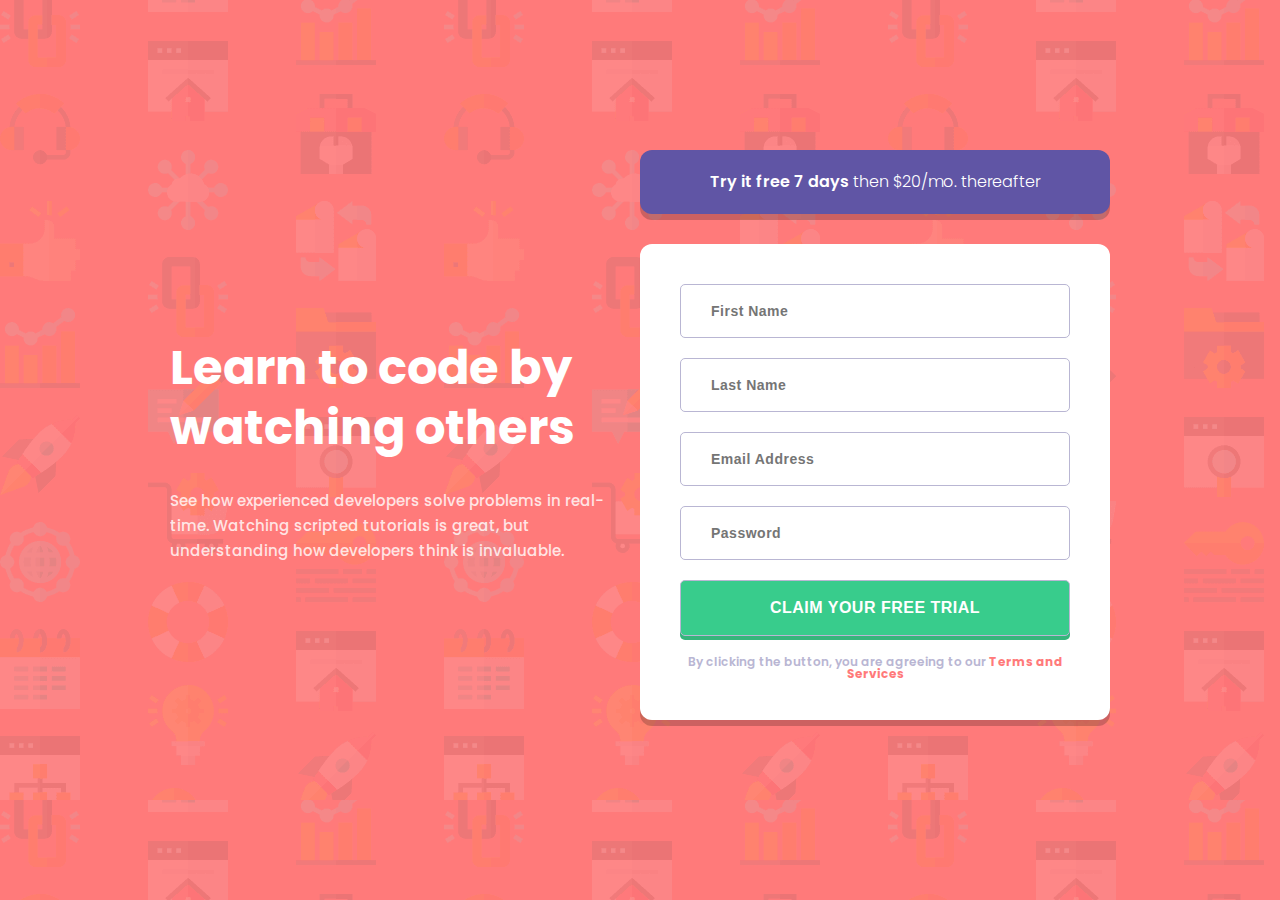
<file: index.html>
<!DOCTYPE html>
<html lang="en">
	<head>
		<meta charset="UTF-8" />
    <meta name="viewport" content="width=device-width, initial-scale=1.0" />
    <link rel="preconnect" href="https://fonts.gstatic.com">
    <link href="https://fonts.googleapis.com/css2?family=Poppins:wght@400;500;600;700&display=swap" rel="stylesheet">
    <link rel="stylesheet" href="reset.css">
    <link rel="stylesheet" href="style.css">
		<title>Intro component with sign up form</title>
	</head>
	<body>
		<div class="container">
			<div class="left">
				<h1 class="banner__title">Learn to code by watching others</h1>
				<p class="banner__desc">
					See how experienced developers solve problems in real-time.
					Watching scripted tutorials is great, but understanding how
					developers think is invaluable.
				</p>
			</div>
			<div class="right">

				<div class="try">
					<p class="try__desc">Try it free 7 days <span>then $20/mo. thereafter</span></p>
        </div>

        <form action="POST" id="form" class="form">
          <div class="form-control">
            <input type="text" id="first-name" class="form__input" placeholder="First Name"/>
            <img id="error-fn" src="./images/icon-error.svg" alt="" class="error__icon">
            <p class="error__mes">First Name cannot be empty</p>
          </div>
          <div class="form-control">
            <input type="text" id="last-name" class="form__input" placeholder="Last Name"/>
            <img src="./images/icon-error.svg" alt="" class="error__icon">
            <p class="error__mes">Last Name cannot be empty</p>
          </div>
          <div class="form-control">
            <input type="text" id="email" class="form__input" placeholder="Email Address"/>
            <img src="./images/icon-error.svg" alt="" class="error__icon">
            <p class="error__mes">Looks like this is not an email</p>
          </div>
          <div class="form-control">
            <input type="password" id="password" class="form__input" placeholder="Password"/>
            <img src="./images/icon-error.svg" alt="" class="error__icon">
            <p class="error__mes">Password cannot be empty</p>
          </div>
          <button type="submit" id="submit" class="form__input btn-submit">Claim your free trial</button>
          <p class="form-desc">
            By clicking the button, you are
            agreeing to our 
            <a href="#">Terms and Services</a>
          </p>
        </form>
			</div>
    </div>
    <script src="validate.js"></script>
	</body>
</html>
</file>
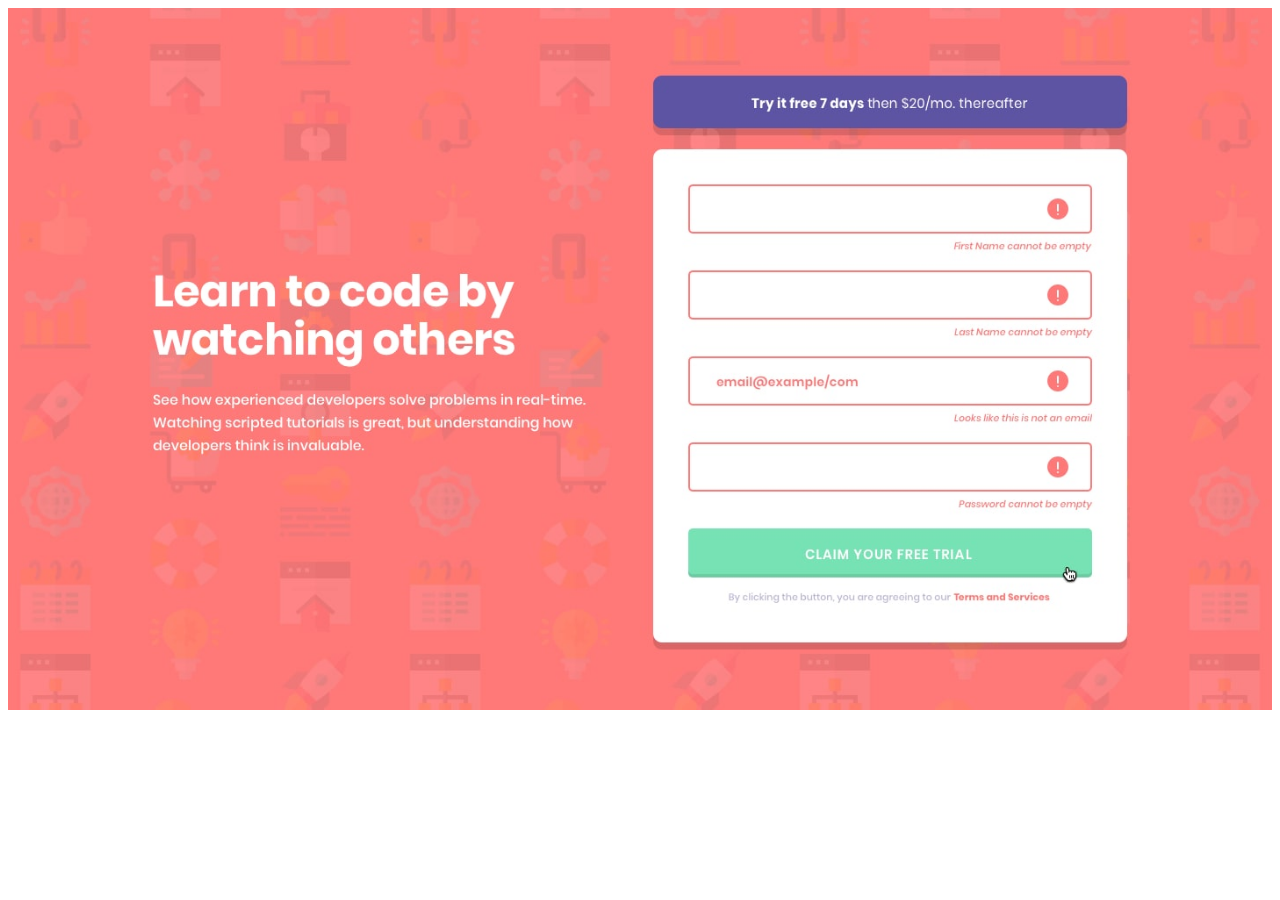
<file: photo.html>
<!DOCTYPE html>
<html lang="en">
<head>
    <meta charset="UTF-8">
    <meta name="viewport" content="width=device-width, initial-scale=1.0">
    <style>
        img {
            width: 100%;
            height: 100%;
        }
    </style>
    <title>Document</title>

</head>
<body>
    <img src="./design/active-states.jpg" alt="">
</body>
</html>
</file>
<file: style.css>
html {
  font-size: 62.5%;
}

* {
  box-sizing: border-box;
  -webkit-box-sizing: border-box;
}

a {
  text-decoration: none;
}

img {
  display: block;
  max-width: 100%;
}

body {
  font-family: "Poppins", sans-serif;
  font-size: 1.6rem;
  font-weight: 300;
  background-color: #ff7a7a;
  background-image: url("./images/bg-intro-desktop.png");
  color: #fff;
}

.container {
  display: flex;
  flex-wrap: wrap;
  align-items: center;
  justify-content: center;
  padding: 2rem 17rem;
  min-height: 100vh;
  margin: 0 auto;
}

.left,
.right {
  flex: 1;
}

.banner__title {
  width: 42rem;
  font-size: 4.8rem;
  line-height: 6rem;
  font-weight: 700;
  margin-bottom: 3rem;
}
.banner__desc {
  font-size: 1.5rem;
  opacity: 0.8;
  max-width: 50rem;
  font-weight: 500;
  line-height: 2.5rem;
}

.try,
.form {
  width: 100%;
  border-radius: 1.2rem;
  box-shadow: 0 6px rgba(0, 0, 0, 0.2);
  margin-bottom: 3rem;
  padding: 2.4rem;
  text-align: center;
}

.try {
  background-color: #6055a5;
}
.try__desc {
  font-weight: 600;
}
.try__desc span {
  font-weight: 300;
}

.form {
  background-color: #fff;
  padding: 4rem;
}
.form-control {
  position: relative;
}
.form__input {
  display: block;
  width: 100%;
  padding: 1.8rem 3rem;
  outline: none;
  border-radius: 5px;
  border: 1px solid #b9b6d3;
  margin-bottom: 2rem;
  font-size: 1.4rem;
  font-weight: 600;
  letter-spacing: 0.5px;
  color: #3e3c49;
}
.form__input::placeholder {
  font-weight: 600;
}
.form__input:focus {
  border: 2px solid #3e3c49;
}
.form-desc {
  margin-top: 2rem;
  color: #b9b6d3;
  font-size: 1.2rem;
  font-weight: 600;
}
.form-desc a {
  color: #ff7a7a;
  font-weight: 700;
}

.error__input {
  margin-bottom: 4.4rem;
  border: 3px solid #ff7a7a;
}
.error__input::placeholder {
  color: #ff7a7a;
}
.error__icon {
  display: none;
  position: absolute;
  top: 50%;
  right: 27px;
  transform: translateY(-50%);
}
.error__mes {
  display: none;
  position: absolute;
  color: #ff7a7a;
  font-size: 1.2rem;
  font-weight: 600;
  font-style: italic;
  bottom: -2rem;
  right: 0;
}

.btn-submit {
  background-color: #38cc8c;
  color: #fff;
  text-transform: uppercase;
  box-shadow: 0 4px #36b57c;
  font-size: 1.6rem;
  text-align: center;
  cursor: pointer;
}
.btn-submit:focus {
  border: none;
  outline: none;
}

@media screen and (max-width: 1279px) {
  .container {
    flex-direction: column;
    padding: 10rem 3rem;
  }

  .banner__title {
    width: 500px;
    text-align: center;
  }
  .banner__desc {
    width: 700px;
    text-align: center;
    margin-bottom: 5rem;
  }
}
@media screen and (max-width: 769px) {
  .container {
    flex-direction: column;
    padding: 10rem 3rem;
  }

  .banner__title {
    width: 500px;
    text-align: center;
  }
  .banner__desc {
    width: 600px;
    text-align: center;
    margin-bottom: 5rem;
  }
}
@media screen and (max-width: 400px) {
  .container {
    flex-direction: column;
    padding: 5rem 1.5rem;
  }

  .banner__title {
    width: 100%;
    text-align: center;
  }
  .banner__desc {
    width: 100%;
    text-align: center;
    margin-bottom: 5rem;
  }

  .try {
    padding-top: 2rem;
    padding-bottom: 2rem;
  }
  .try__desc {
    line-height: 2.5rem;
  }

  .form {
    padding: 2rem;
  }
  .form-desc {
    font-size: 1rem;
  }

  .btn-submit {
    font-size: 1.2rem;
  }
}

/*# sourceMappingURL=style.css.map */
</file>
